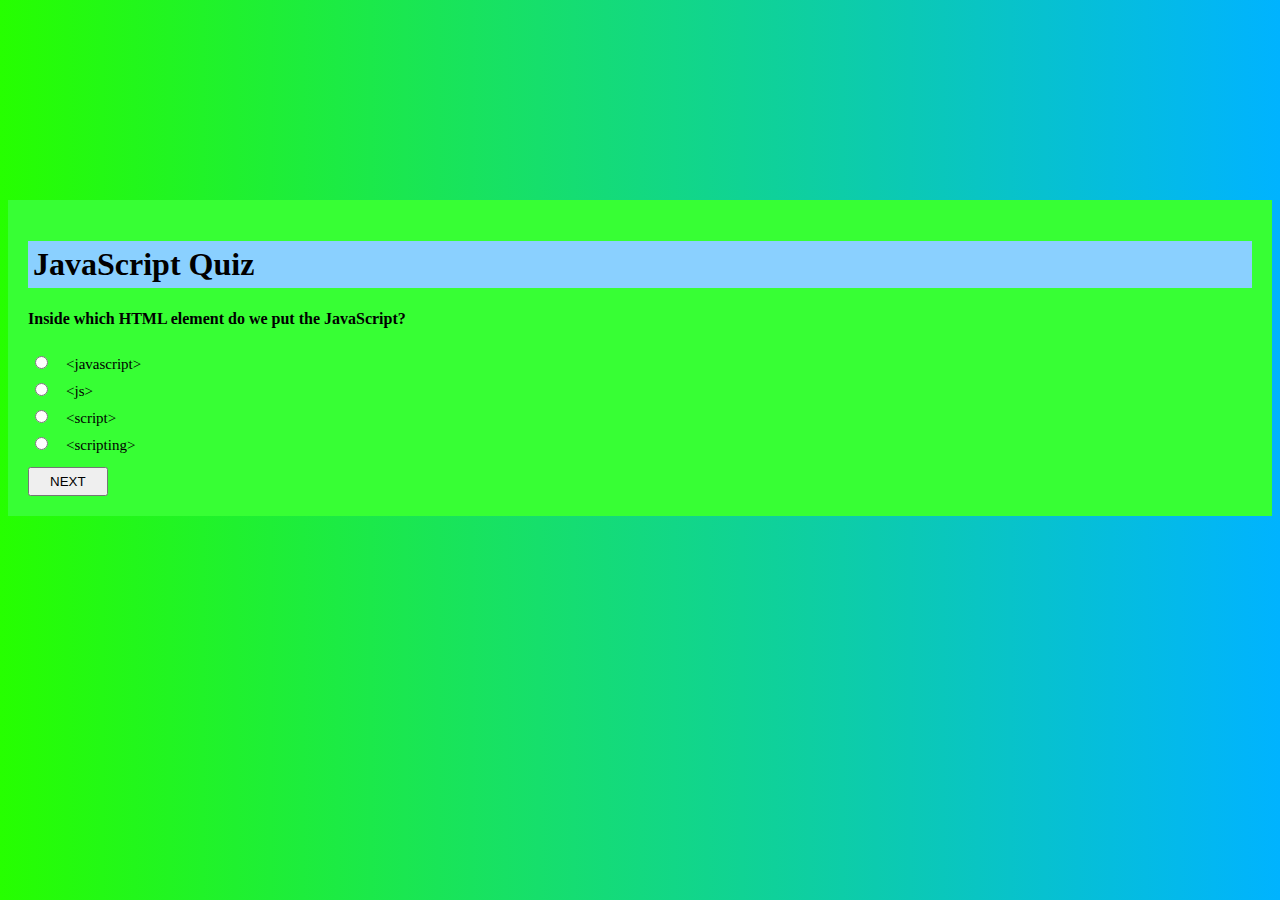
<file: Javascript-Quiz-main/index.html>
<!DOCTYPE html>
<html lang="en">
  <head>
    <!-- Required meta tags -->
    <meta charset="utf-8" />
    <meta name="viewport" content="width=device-width, initial-scale=1" />

    <!-- Custom CSS -->
    <link rel="stylesheet" href="style.css" />


    <!-- Bootstrap CSS -->
    <link
      href="https://cdn.jsdelivr.net/npm/bootstrap@5.0.2/dist/css/bootstrap.min.css"
      rel="stylesheet"
      integrity="sha384-EVSTQN3/azprG1Anm3QDgpJLIm9Nao0Yz1ztcQTwFspd3yD65VohhpuuCOmLASjC"
      crossorigin="anonymous"
    />

    <!-- fontawesome cdn -->
    <link rel="stylesheet" href="https://cdnjs.cloudflare.com/ajax/libs/font-awesome/6.1.1/css/all.min.css" integrity="sha512-KfkfwYDsLkIlwQp6LFnl8zNdLGxu9YAA1QvwINks4PhcElQSvqcyVLLD9aMhXd13uQjoXtEKNosOWaZqXgel0g==" crossorigin="anonymous" referrerpolicy="no-referrer" />

    <title>JavaScript Quiz</title>
  </head>
  <body>
   
    <div class="container">
      <div class="row justify-content-center">
        <div class="col-7 mainbox shadow-lg bg-body rounded">
          <h1 class="text-center">JavaScript Quiz</h1>

          <div id="quizdiv">

            <h4 id="question" class="my-3">Question</h4>

            <li>
              <input type="radio" class="options" id="optionA" name="options">
              <label for="optionA" id="optionAValue">Option A</label>
            </li>

            <li>
              <input type="radio" class="options" id="optionB" name="options">
              <label for="optionB" id="optionBValue">Option B</label>
            </li>

            <li>
              <input type="radio" class="options" id="optionC" name="options">
              <label for="optionC" id="optionCValue">Option C</label>
            </li>

            <li>
              <input type="radio" class="options" id="optionD" name="options">
              <label for="optionD" id="optionDValue">Option D</label>
            </li>

            <button id="submitbtn" class="btn btn-primary">NEXT</button>
          </div>

        </div>
      </div>
    </div>

    <script
      src="https://cdn.jsdelivr.net/npm/bootstrap@5.0.2/dist/js/bootstrap.bundle.min.js"
      integrity="sha384-MrcW6ZMFYlzcLA8Nl+NtUVF0sA7MsXsP1UyJoMp4YLEuNSfAP+JcXn/tWtIaxVXM"
      crossorigin="anonymous"
    ></script>

    <!-- Custom JavaScript -->
    <script src="index.js"></script>

    <!-- jqeury cdn -->
    <script src="https://ajax.googleapis.com/ajax/libs/jquery/3.6.0/jquery.min.js"></script>
    
  </body>
</html>
</file>
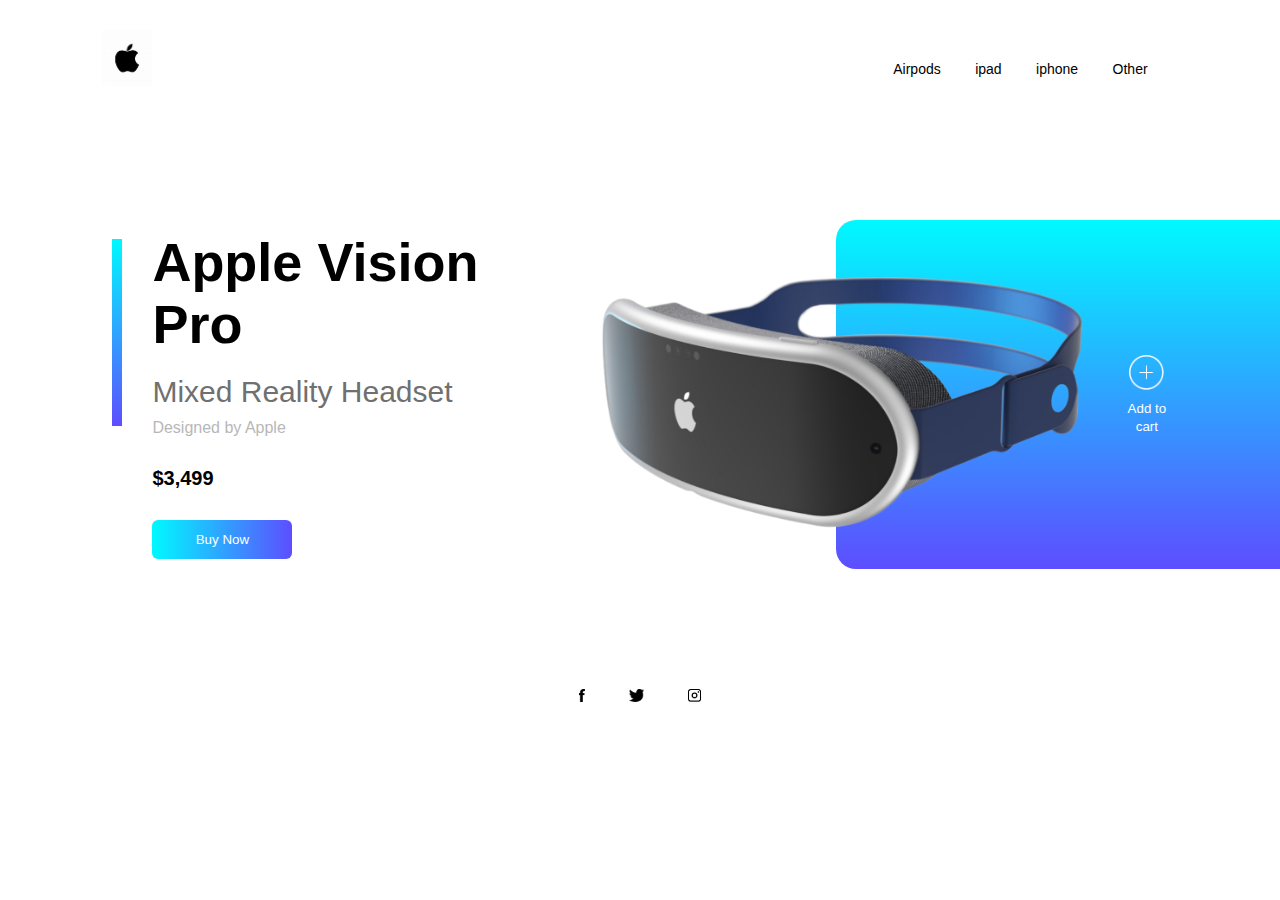
<file: Landing_Page/index.html>
<!DOCTYPE html>
<html lang="en">
<head>
	<meta charset="utf-8">
	<meta name="viewport" content="width=device-width, initial-scale=1.0">
	<link rel="stylesheet" type="text/css" href="assets/css/style.css">
	<title>Apple</title>
	<link rel="icon" type="image/x-icon" href="assets/img/apple.jpeg">
</head>
<body>
	<div class="container">
		<div class="navbar">
			<a href="index.html"><img src="assets/img/apple.jpeg" class="logo"></a>
			<nav>
				<ul id="menuList">
					<li><a href="airpod.html">Airpods</a></li>
					<li><a href="ipod.html">ipad</a></li>
					<li><a href="iphone.html">iphone</a></li>
					<li><a href="index.html">Other</a></li>
					<!-- <li><a href="pencil.html">Other</a></li> -->
				</ul>
			</nav>
			<img src="assets/img/menu.png" class="menu-icon" onclick="togglemenu()">
		</div>
	

	<div class="row">
		<div class="col-1">
			<h2>Apple Vision<br>Pro</h2>
			<h3>Mixed Reality Headset</h3>
			<p>Designed by Apple</p>
			<h4>$3,499</h4>
			<button onclick="fun()" type="button">Buy Now<img src="assets/img/arrow.png"></button>
		</div>

		<div class="col-2">
			<img src="assets/img/VISION.png" class="controller">
			<div class="color-box"></div>
			<div class="add-btn">
				<img src="assets/img/add.png">
				<p><small>Add to cart</small></p>
			</div>
		</div>
	</div>

		<div class="social-links">
			<a href="https://www.facebook.com/shyamji.gupta.9400984/"><img  src="assets/img/fb.png"></a>
			<a href="https://twitter.com/shyamjizoyo"><img src="assets/img/tw.png"></a>
			<a href="https://www.instagram.com/shyamjizoyo/"><img src="assets/img/ig.png"></a>
		</div>
	</div>

	<script type="text/javascript">

		let menuList = document.getElementById("menuList");

		menuList.style.maxHeight = "0px";

		function togglemenu(){
			if (menuList.style.maxHeight == "0px") {
				menuList.style.maxHeight = "130px";
			}else {
				menuList.style.maxHeight = "0px";
			}
		}

function fun() {
  alert("Tera Ghar Isme Chala Jainga ");
}


	</script>	
</body>
</html>
</file>
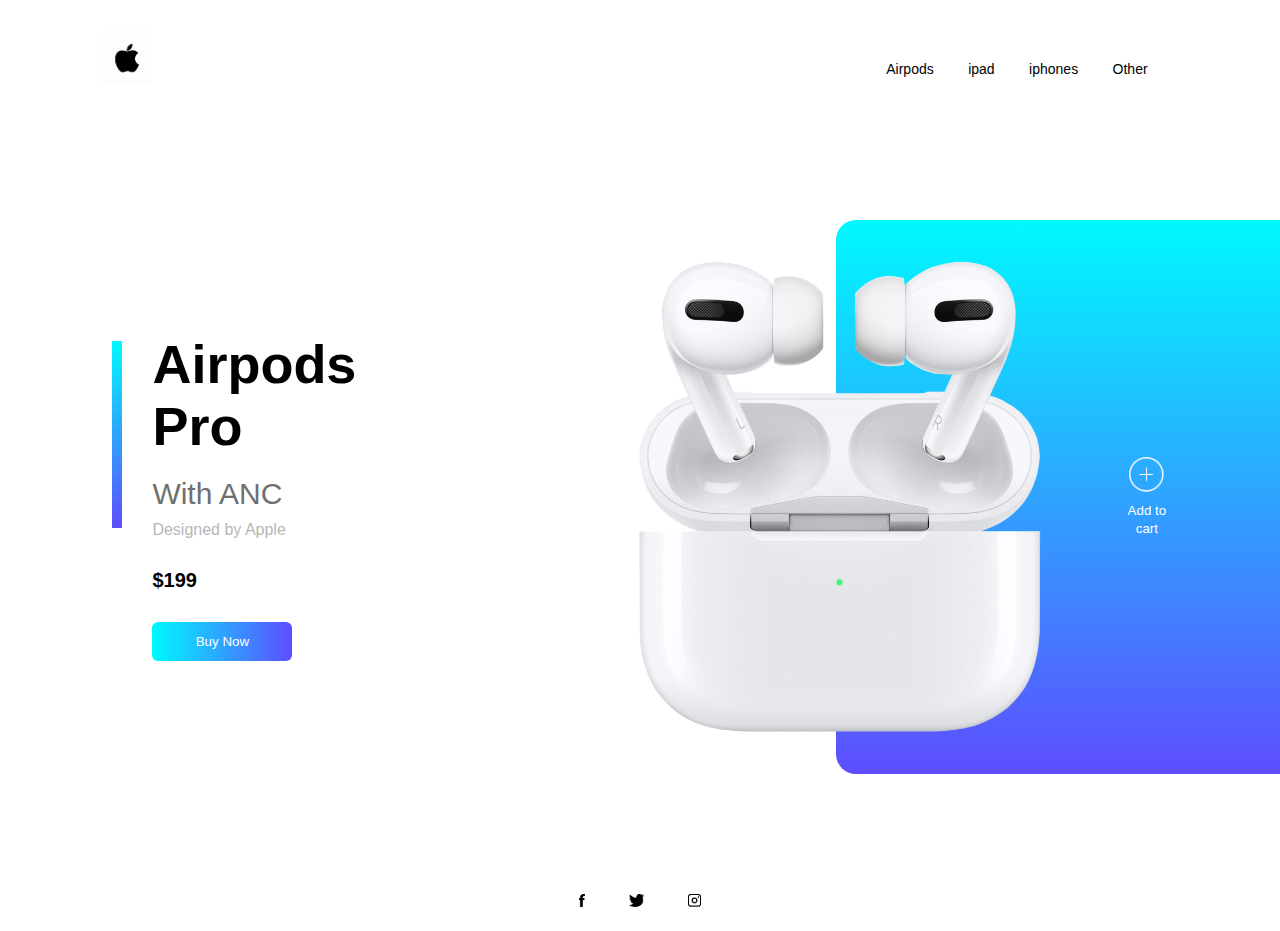
<file: Landing_Page/airpod.html>
<!DOCTYPE html>
<html lang="en">
<head>
	<meta charset="utf-8">
	<meta name="viewport" content="width=device-width, initial-scale=1.0">
	<link rel="stylesheet" type="text/css" href="assets/css/style.css">
	<title>Apple</title>
	<link rel="icon" type="image/x-icon" href="assets/img/apple.jpeg">
</head>
<body>
	<div class="container">
		<div class="navbar">
			<a href="index.html"><img src="assets/img/apple.jpeg" class="logo"></a>
			<nav>
				<ul id="menuList">
					<li><a href="airpod.html">Airpods</a></li>
					<li><a href="ipod.html">ipad</a></li>
					<li><a href="iphone.html">iphones</a></li>
					<li><a href="index.html">Other</a></li>
				</ul>
			</nav>
			<img src="assets/img/menu.png" class="menu-icon" onclick="togglemenu()">
		</div>
	

	<div class="row">
		<div class="col-1">
			<h2>Airpods<br>Pro</h2>
			<h3>With ANC</h3>
			<p>Designed by Apple</p>
			<h4>$199</h4>
			<button type="button">Buy Now<img src="assets/img/arrow.png"></button>
		</div>

		<div class="col-2">
			<img src="assets/img/1 (3).png" class="controller">
			<div class="color-box"></div>
			<div class="add-btn">
				<img src="assets/img/add.png">
				<p><small>Add to cart</small></p>
			</div>
		</div>
	</div>

		<div class="social-links">
			<a href="https://www.facebook.com/shyamji.gupta.9400984/"><img  src="assets/img/fb.png"></a>
			<a href="https://twitter.com/shyamjizoyo"><img src="assets/img/tw.png"></a>
			<a href="https://www.instagram.com/shyamjizoyo/"><img src="assets/img/ig.png"></a>
		</div>
	</div>

	<script type="text/javascript">

		let menuList = document.getElementById("menuList");

		menuList.style.maxHeight = "0px";

		function togglemenu(){
			if (menuList.style.maxHeight == "0px") {
				menuList.style.maxHeight = "130px";
			}else {
				menuList.style.maxHeight = "0px";
			}
		}

	</script>	
</body>
</html>
</file>
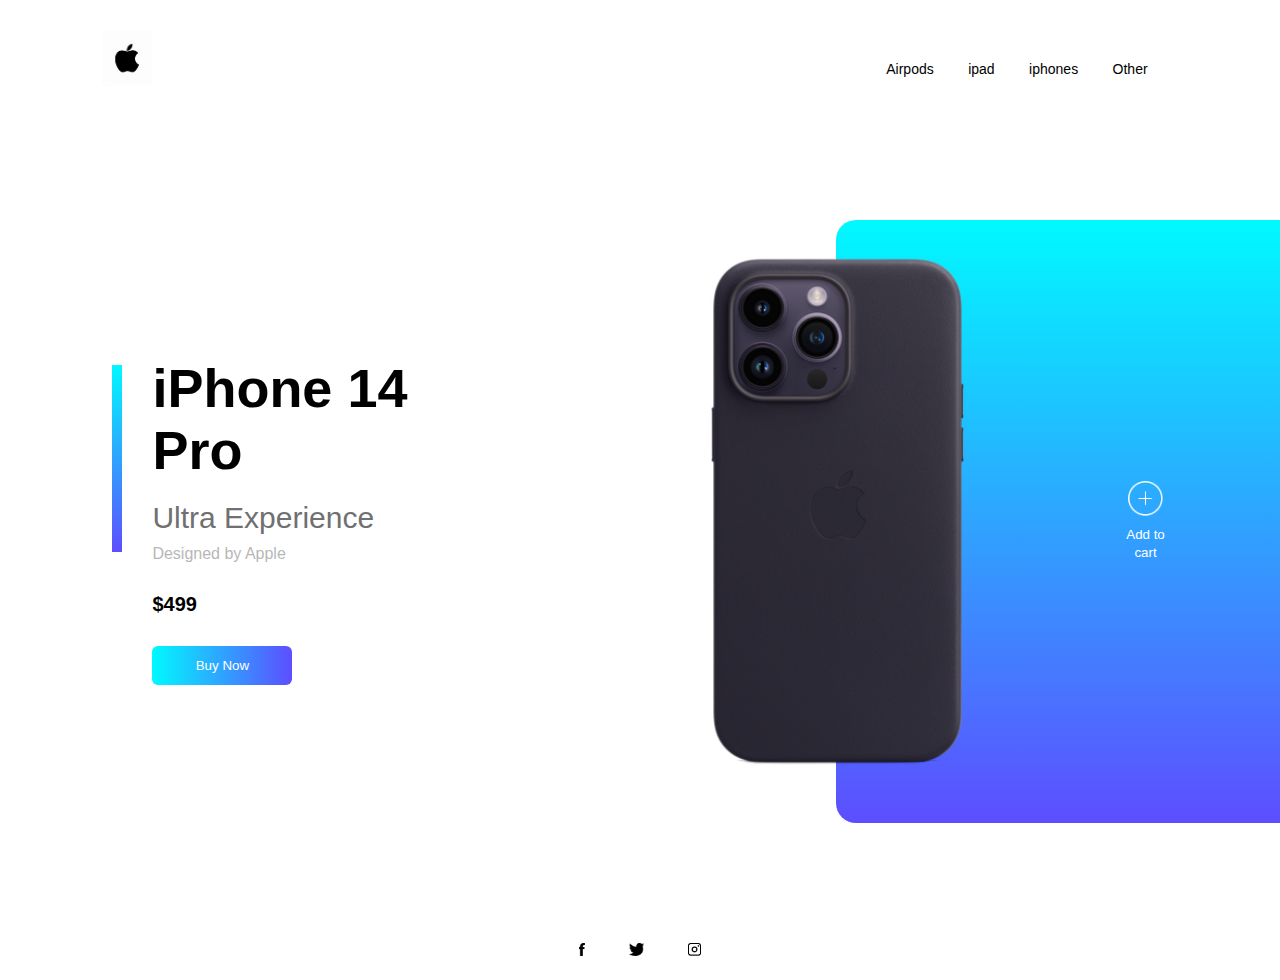
<file: Landing_Page/iphone.html>
<!DOCTYPE html>
<html lang="en">
<head>
	<meta charset="utf-8">
	<meta name="viewport" content="width=device-width, initial-scale=1.0">
	<link rel="stylesheet" type="text/css" href="assets/css/style.css">
	<title>Apple</title>
	<link rel="icon" type="image/x-icon" href="assets/img/apple.jpeg">
</head>
<body>
	<div class="container">
		<div class="navbar">
			<a href="index.html"><img src="assets/img/apple.jpeg" class="logo"></a>
			<nav>
				<ul id="menuList">
					<li><a href="airpod.html">Airpods</a></li>
					<li><a href="ipod.html">ipad</a></li>
					<li><a href="iphone.html">iphones</a></li>
					<li><a href="index.html">Other</a></li>
				</ul>
			</nav>
			<img src="assets/img/menu.png" class="menu-icon" onclick="togglemenu()">
		</div>
	

	<div class="row">
		<div class="col-1">
			<h2>iPhone 14<br>Pro</h2>
			<h3>Ultra Experience</h3>
			<p>Designed by Apple</p>
			<h4>$499</h4>
			<button type="button">Buy Now<img src="assets/img/arrow.png"></button>
		</div>

		<div class="col-2">
			<img src="assets/img/1 (4).png" class="controller">
			<div class="color-box"></div>
			<div class="add-btn">
				<img src="assets/img/add.png">
				<p><small>Add to cart</small></p>
			</div>
		</div>
	</div>

		<div class="social-links">
			<a href="https://www.facebook.com/shyamji.gupta.9400984/"><img  src="assets/img/fb.png"></a>
			<a href="https://twitter.com/shyamjizoyo"><img src="assets/img/tw.png"></a>
			<a href="https://www.instagram.com/shyamjizoyo/"><img src="assets/img/ig.png"></a>
		</div>
	</div>

	<script type="text/javascript">

		let menuList = document.getElementById("menuList");

		menuList.style.maxHeight = "0px";

		function togglemenu(){
			if (menuList.style.maxHeight == "0px") {
				menuList.style.maxHeight = "130px";
			}else {
				menuList.style.maxHeight = "0px";
			}
		}

	</script>	
</body>
</html>
</file>
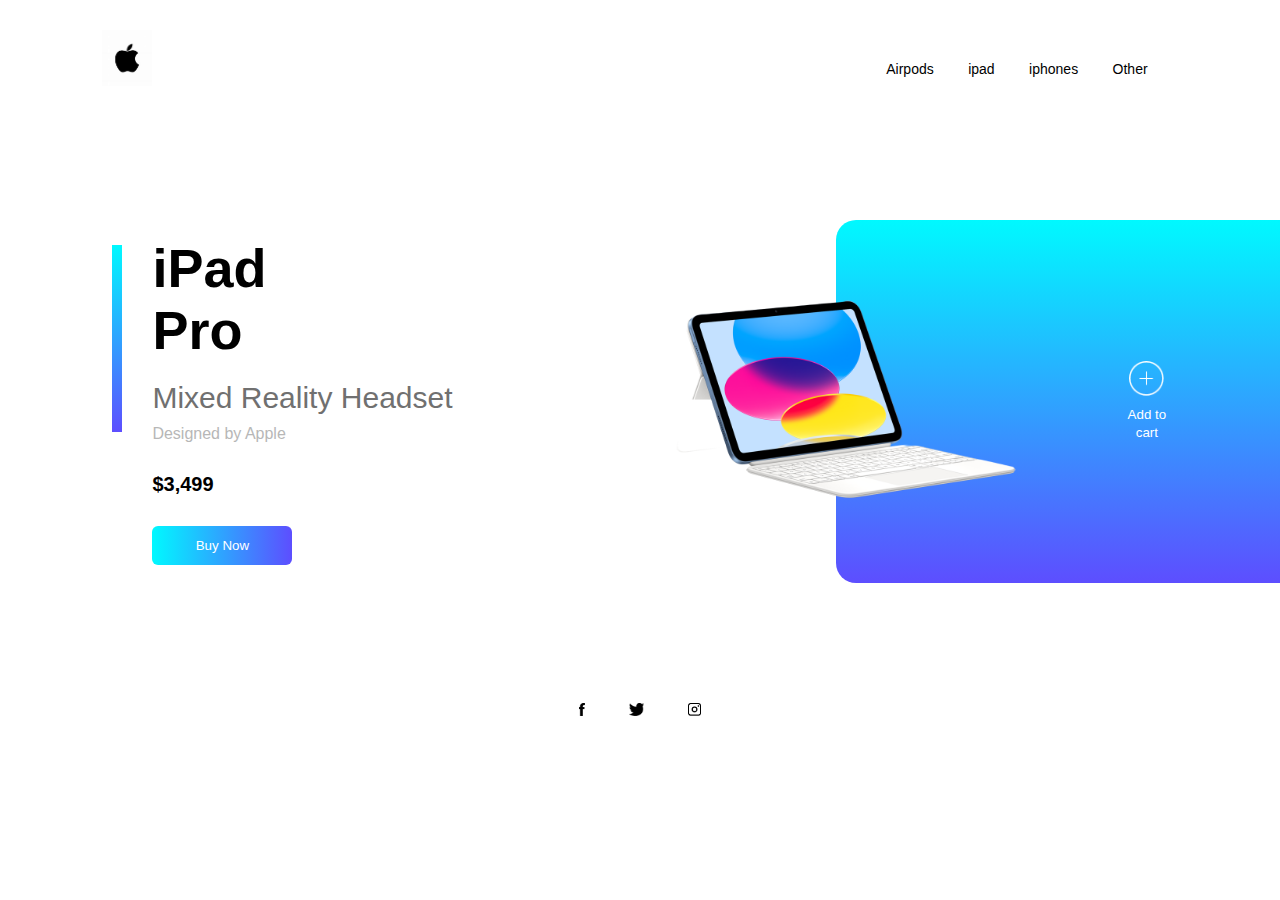
<file: Landing_Page/ipod.html>
<!DOCTYPE html>
<html lang="en">
<head>
	<meta charset="utf-8">
	<meta name="viewport" content="width=device-width, initial-scale=1.0">
	<link rel="stylesheet" type="text/css" href="assets/css/style.css">
	<title>Apple</title>
	<link rel="icon" type="image/x-icon" href="assets/img/apple.jpeg">
</head>
<body>
	<div class="container">
		<div class="navbar">
			<a href="index.html"><img src="assets/img/apple.jpeg" class="logo"></a>
			<nav>
				<ul id="menuList">
					<li><a href="airpod.html">Airpods</a></li>
					<li><a href="ipod.html">ipad</a></li>
					<li><a href="iphone.html">iphones</a></li>
					<li><a href="index.html">Other</a></li>
				</ul>
			</nav>
			<img src="assets/img/menu.png" class="menu-icon" onclick="togglemenu()">
		</div>
	

	<div class="row">
		<div class="col-1">
			<h2>iPad<br>Pro</h2>
			<h3>Mixed Reality Headset</h3>
			<p>Designed by Apple</p>
			<h4>$3,499</h4>
			<button type="button">Buy Now<img src="assets/img/arrow.png"></button>
		</div>

		<div class="col-2">
			<img src="assets/img/1 (1).png" class="controller">
			<div class="color-box"></div>
			<div class="add-btn">
				<img src="assets/img/add.png">
				<p><small>Add to cart</small></p>
			</div>
		</div>
	</div>

		<div class="social-links">
			<a href="https://www.facebook.com/shyamji.gupta.9400984/"><img  src="assets/img/fb.png"></a>
			<a href="https://twitter.com/shyamjizoyo"><img src="assets/img/tw.png"></a>
			<a href="https://www.instagram.com/shyamjizoyo/"><img src="assets/img/ig.png"></a>
		</div>
	</div>

	<script type="text/javascript">

		let menuList = document.getElementById("menuList");

		menuList.style.maxHeight = "0px";

		function togglemenu(){
			if (menuList.style.maxHeight == "0px") {
				menuList.style.maxHeight = "130px";
			}else {
				menuList.style.maxHeight = "0px";
			}
		}

	</script>	
</body>
</html>
</file>
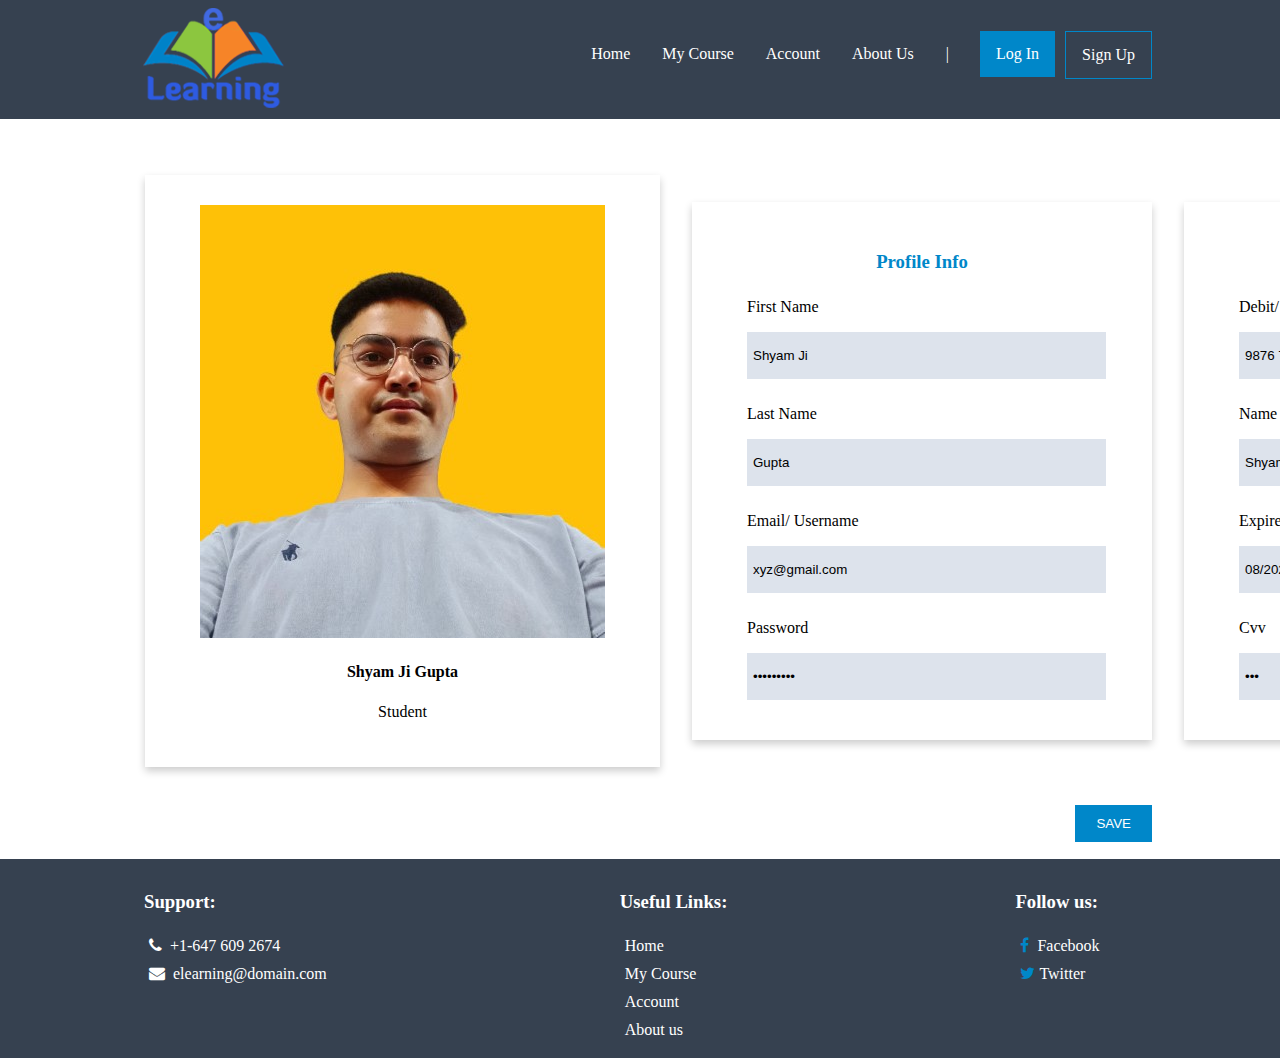
<file: E-LearningPortal/HTML/AccountPage.html>
<!DOCTYPE html>
<html>
	<head>
		<title>About Us</title>
		<link rel="stylesheet" type="text/css" href="../CSS/HomePage.css">
		<link rel="stylesheet" type="text/css" href="../CSS/LoginPage.css">
		<link rel="stylesheet" type="text/css" href="../CSS/AccountPage.css">
		<link rel="stylesheet" href="https://cdnjs.cloudflare.com/ajax/libs/font-awesome/4.7.0/css/font-awesome.min.css">
	</head>
	<body>		
		<div class="nav-bar">
			<a href="HomePage.html" class="logo">
				<img src="../Image/logoo.png" />
			</a>
			<ul style="margin-top: 3%;">					
				<li><a href="HomePage.html">Home</a></li>
				<li>
					<a href="MyCoursePage.html">My Course</a>
				</li>
				<li><a href="AccountPage.html">Account</a></li>
				<li><a href="AboutUsPage.html">About Us</a></li>
				<li><a href="#">|</a></li>
				<li><a href="LoginPage.html" class="login">Log In</a></li>
				<li><a href="SignUpPage.html" class="signup">Sign Up</a></li>
			</ul>			
		</div>
		
		<div class="page-container">
			
			<br>
			<br>
			<br>
			<form action="HomePage.html">
				<div class="container">
				
					<table>
						<tr>
							<td>
								<div class="profile-card1">
									<div class="profile-card-content1">
										<img src="../Image/e.jpg">
								  
										<h4><b>Shyam Ji Gupta</b></h4> 
										<p>Student</p> 
								  </div>
								</div>							
							</td>
							<td>
								<div class="profile-card2">
									<div class="profile-card-content2">
										<h3 class="form-title" style="text-align:center">Profile Info</h3>
										<p>First Name</p>
										<input class="form-control" type="text" value="Shyam Ji" name="firstName">
										<p>Last Name</p>
										<input class="form-control" type="text" value="Gupta" name="lastName">
										<p>Email/ Username</p>
										<input class="form-control" type="email" value="xyz@gmail.com" name="email">
										<p>Password</p>
										<input class="form-control" type="password" value="123456789" name="password">									
									</div>
								</div>	
							</td>
							<td>
								<div class="profile-card3">
									<div class="profile-card-content3">
										<h3 class="form-title" style="text-align:center">Payment Info</h3>
										<p>Debit/ Credit Card Number</p>
										<input class="form-control" type="text" value="9876 7896 0900 7677" name="firstName">
										<p>Name</p>
										<input class="form-control" type="text" value="Shyam Ji Gupta" name="lastName">
										<p>Expire Date</p>
										<input class="form-control" type="text" value="08/2024" name="email">
										<p>Cvv</p>
										<input class="form-control" type="password" value="234" name="password">									
									</div>
								</div>	
							</td>
						</tr>
					</table>
					<br>
					<br>
					<button class="btn-blue" style="float:right">SAVE</button>
					
				</div>
			</form>
			<br>
			<br>
			<br>
		</div>
		
		<div class="footer">
			<div class="footer-col1">
				<h3>Support:</h3>
				<a href="#phone"><i class="fa fa-phone"></i>&nbsp;&nbsp;+1-647 609 2674</a>
				<a href="#email"><i class="fa fa-envelope"></i>&nbsp;&nbsp;elearning@domain.com</a>				
			</div>				
			<div class="footer-col2">
				<h3>Useful Links:</h3>
				<a href="HomePage.html">Home</a>
				<a href="MyCoursePage.html">My Course</a>
				<a href="AccountPage.html">Account</a>
				<a href="AboutUsPage.html">About us</a>
			</div>				
			<div class="footer-col3">
				<h3>Follow us:</h3>
				<a href="https://www.facebook.com/"><i class="fa fa-facebook-f" style="color: rgb(0,135,201);"></i>&nbsp;&nbsp;Facebook</a>
				<a href="https://twitter.com/?lang=en"><i class="fa fa-twitter" style="color: rgb(0,135,201);"></i>&nbsp;Twitter</a>
			</div>				
		</div>
	</body>
</html>
</file>
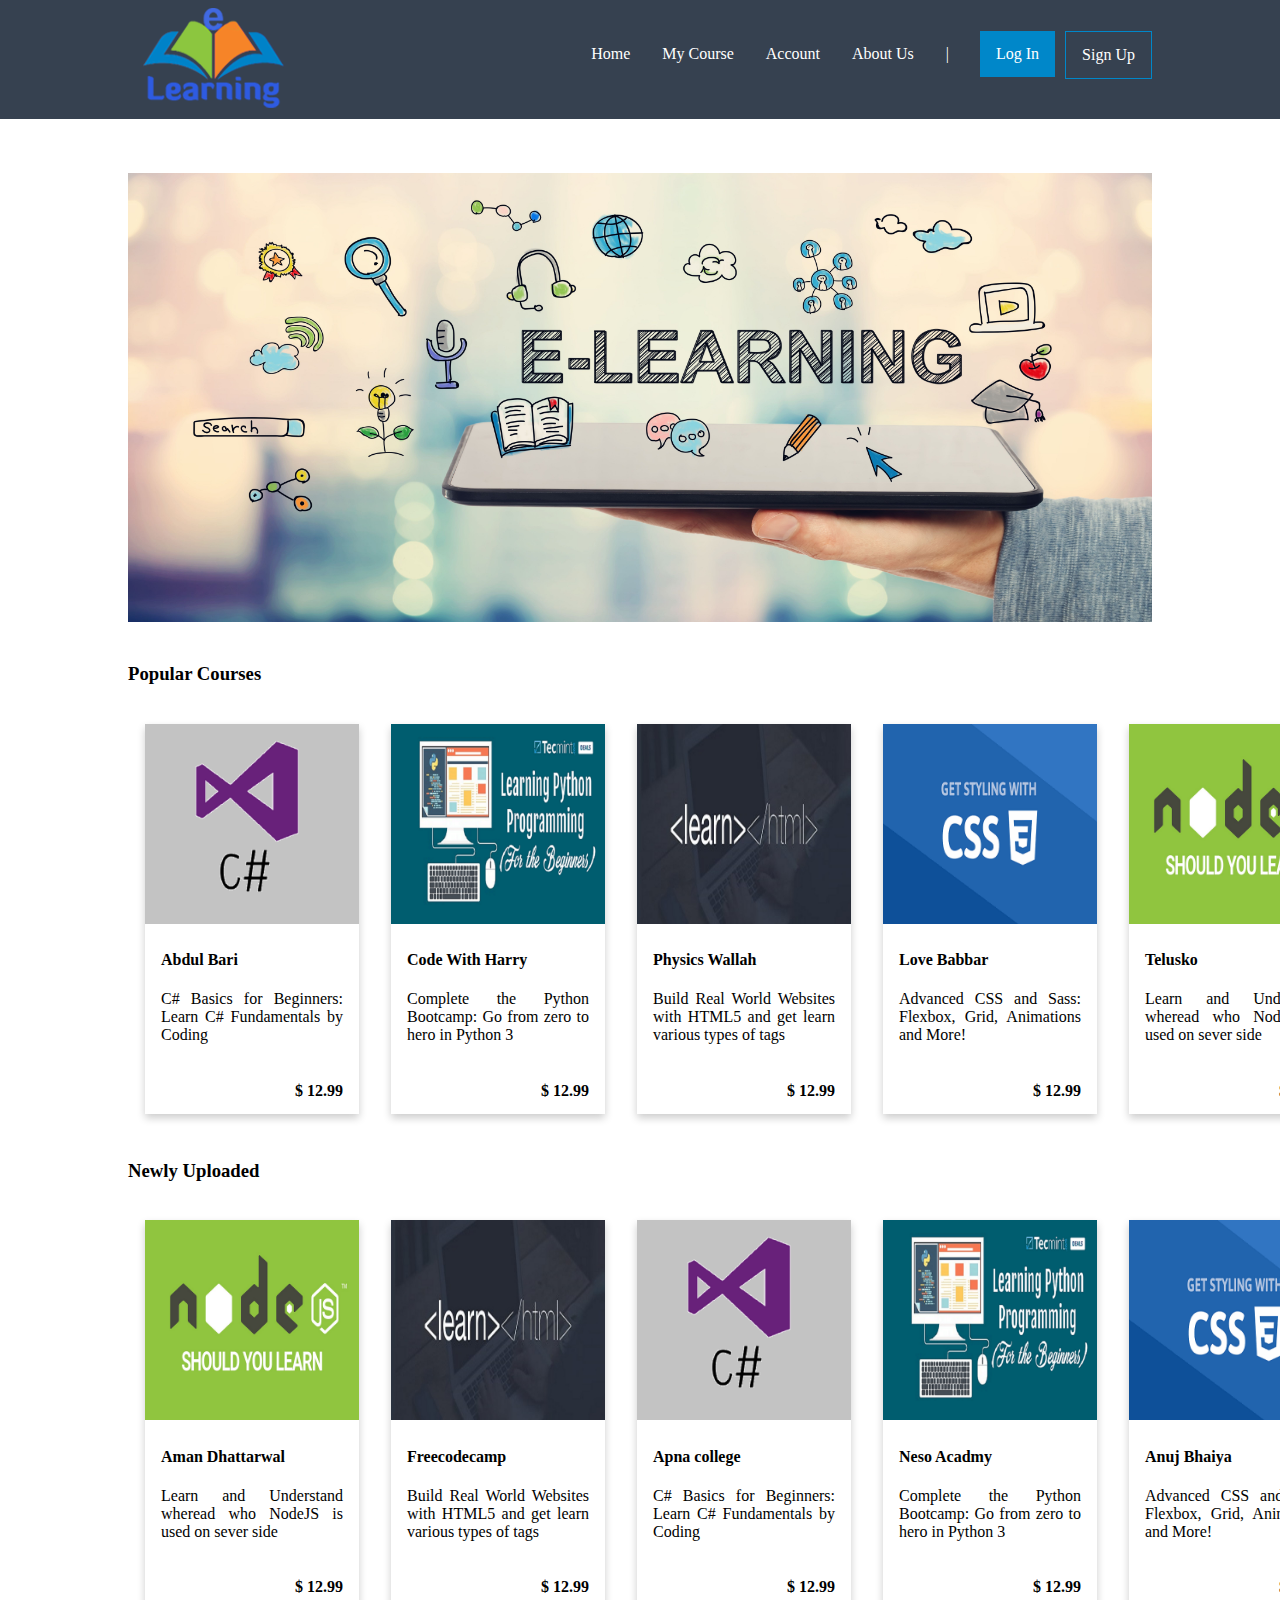
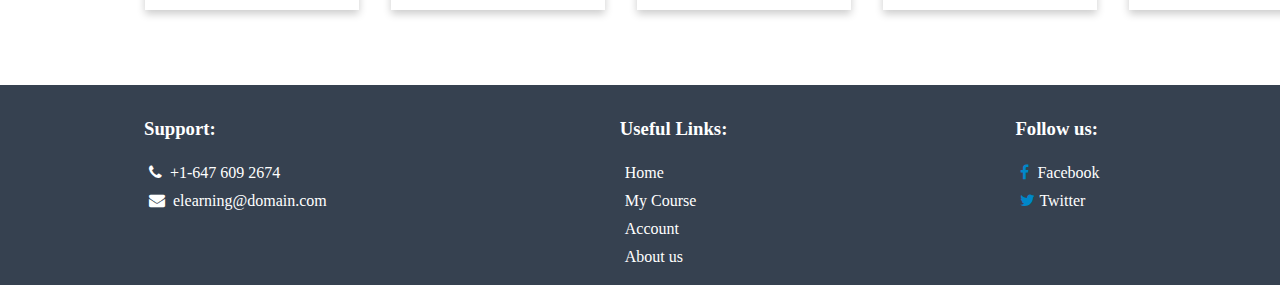
<file: E-LearningPortal/HTML/HomePage.html>
<!DOCTYPE html>
<html>
	<head>
		<title>Online Learning - Learn anything that you want</title>
		<link rel="stylesheet" type="text/css" href="../CSS/HomePage.css">
		<link rel="stylesheet" type="text/css" href="../CSS/LoginPage.css">
		<link rel="stylesheet" href="https://cdnjs.cloudflare.com/ajax/libs/font-awesome/4.7.0/css/font-awesome.min.css">
	</head>
	<body>
		<!-- registration -->
		<!-- login -->
		<!-- main page -->
		<!-- payment -->
		<!-- mycourse -->
		<!-- contact -->
		
		<div class="nav-bar">
			<a href="HomePage.html" class="logo">
				<img src="../Image/logoo.png" />
			</a>
			<ul class="col-md-6" style="margin-top: 3%;">					
				<li><a href="HomePage.html" class="active">Home</a></li>
				<li>
					<a href="MyCoursePage.html">My Course</a>
				</li>
				<li><a href="AccountPage.html">Account</a></li>
				<li><a href="AboutUsPage.html">About Us</a></li>
				<li><a href="#">|</a></li>
				<li><a href="LoginPage.html" class="login">Log In</a></li>
				<li><a href="SignUpPage.html" class="signup">Sign Up</a></li>
			</ul>			
		</div>
		
		<div class="page-container">
			<br><br>
			<br>
			<div class="container">
				<div>
					<img src="../Image/a.jpg" class="themeImage"/>
				</div>
				<br>
				<!-- content -->
				<div style="margin-bottom: 30px;">
					<h3>Popular Courses</h3>
					<br>
					<table>
						<tr>
							<td>
								<div class="card">
								  <img src="../Image/csharp.png" class="course-image">
								  <div class="card-content">
									<h4><b>Abdul Bari</b></h4> 
									<p>C# Basics for Beginners: Learn C# Fundamentals by Coding</p>
									<h4 style="float: right;">$ 12.99</h4>									
								  </div>
								</div>
							</td>
							<td>
								<div class="card">
								  <img src="../Image/python.png" class="course-image">
								  <div class="card-content">
									<h4><b>Code With Harry</b></h4> 
									<p>Complete the Python Bootcamp: Go from zero to hero in Python 3</p> 
									<h4 style="float: right;">$ 12.99</h4>
								  </div>
								</div>
							</td>
							<td>
								<div class="card">
								  <img src="../Image/html.png" class="course-image">
								  <div class="card-content">
									<h4><b>Physics Wallah</b></h4> 
									<p>Build Real World Websites with HTML5 and get learn various types of tags</p> 
									<h4 style="float: right;">$ 12.99</h4>
								  </div>
								</div>
							</td>
							<td>
								<div class="card">
								  <img src="../Image/css.png" class="course-image">
								  <div class="card-content">
									<h4><b>Love Babbar</b></h4> 
									<p>Advanced CSS and Sass: Flexbox, Grid, Animations and More!</p> 
									<h4 style="float: right;">$ 12.99</h4>
								  </div>
								</div>
							</td>
							<td>
								<div class="card">
								  <img src="../Image/nodejs.png" class="course-image">
								  <div class="card-content">
									<h4><b>Telusko</b></h4> 
									<p>Learn and Understand wheread who NodeJS is used on sever side</p> 
									<h4 style="float: right;">$ 12.99</h4>
								  </div>
								  
								</div>
							</td>
						</tr>
					</table>
					<br>
					<h3>Newly Uploaded</h3>
					<br>
					<table>
						<tr>
							<td>
								<div class="card">
								  <img src="../Image/nodejs.png" class="course-image">
								  <div class="card-content">
									<h4><b>Aman Dhattarwal</b></h4> 
									<p>Learn and Understand wheread who NodeJS is used on sever side</p> 
									<h4 style="float: right;">$ 12.99</h4>
								  </div>
								</div>
							</td>
							<td>
								<div class="card">
								  <img src="../Image/html.png" class="course-image">
								  <div class="card-content">
									<h4><b>Freecodecamp</b></h4> 
									<p>Build Real World Websites with HTML5 and get learn various types of tags</p> 
									<h4 style="float: right;">$ 12.99</h4>
								  </div>
								</div>
							</td>
							<td>
								<div class="card">
								  <img src="../Image/csharp.png" class="course-image">
								  <div class="card-content">
									<h4><b>Apna college</b></h4> 
									<p>C# Basics for Beginners: Learn C# Fundamentals by Coding</p> 
									<h4 style="float: right;">$ 12.99</h4>
								  </div>
								</div>
							</td>
							<td>
								<div class="card">
								  <img src="../Image/python.png" class="course-image">
								  <div class="card-content">
									<h4><b>Neso Acadmy</b></h4> 
									<p>Complete the Python Bootcamp: Go from zero to hero in Python 3</p> 
									<h4 style="float: right;">$ 12.99</h4>
								  </div>
								</div>
							</td>
							<td>
								<div class="card">
								  <img src="../Image/css.png" class="course-image">
								  <div class="card-content">
									<h4><b>Anuj Bhaiya</b></h4> 
									<p>Advanced CSS and Sass: Flexbox, Grid, Animations and More!</p> 
									<h4 style="float: right;">$ 12.99</h4>
								  </div>
								</div>
							</td>
						</tr>
					</table>
					
				</div>
			</div>			
		</div>
		<br><br>
		<div class="footer">
			<div class="footer-col1">
				<h3>Support:</h3>
				<a href="#phone"><i class="fa fa-phone"></i>&nbsp;&nbsp;+1-647 609 2674</a>
				<a href="#email"><i class="fa fa-envelope"></i>&nbsp;&nbsp;elearning@domain.com</a>				
			</div>				
			<div class="footer-col2">
				<h3>Useful Links:</h3>
				<a href="HomePage.html">Home</a>
				<a href="MyCoursePage.html">My Course</a>
				<a href="AccountPage.html">Account</a>
				<a href="AboutUsPage.html">About us</a>
			</div>				
			<div class="footer-col3">
				<h3>Follow us:</h3>
				<a href="https://www.facebook.com/"><i class="fa fa-facebook-f" style="color: rgb(0,135,201);"></i>&nbsp;&nbsp;Facebook</a>
				<a href="https://twitter.com/?lang=en"><i class="fa fa-twitter" style="color: rgb(0,135,201);"></i>&nbsp;Twitter</a>
			</div>				
		</div>
	</body>
</html>
</file>
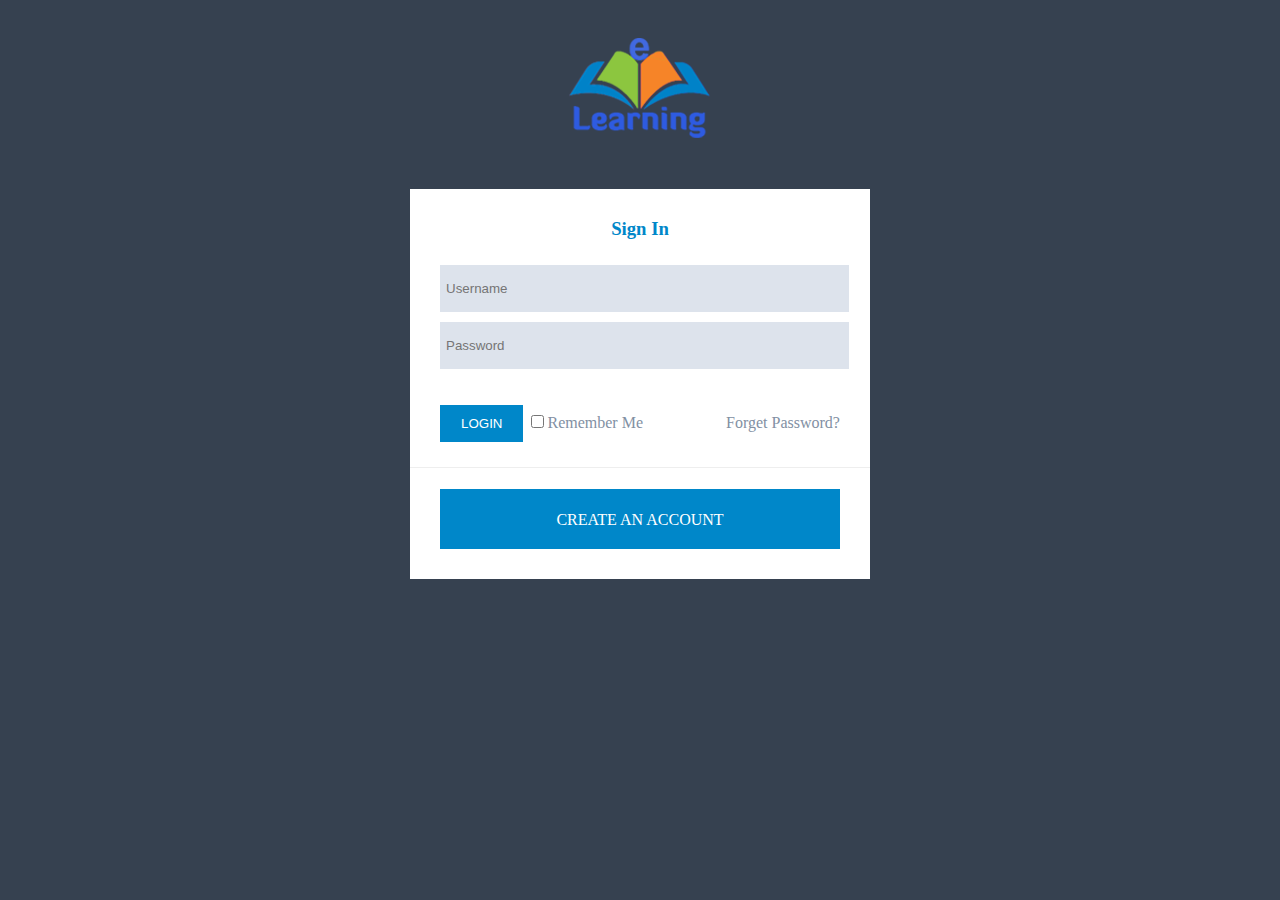
<file: E-LearningPortal/HTML/LoginPage.html>
<!DOCTYPE html>
<html>
	<head>
		<title>Login</title>
		<link rel="stylesheet" type="text/css" href="../CSS/LoginPage.css">
	</head>
	<body class="login">
		<div class="logo">
			<a href="">
				<img src="..\Image\logoo.png"/>
			</a> 
		</div>
		<div class="content">
			<form class="login-form" action="HomePage.html" >
				<h3 class="form-title">Sign In</h3>
				<input class="form-control" type="text" placeholder="Username" name="username">								
				<input class="form-control" type="text" placeholder="Password" name="password">
				<div class="form-actions">
					<button class="btn-blue">LOGIN</button>
					<input type="checkbox" id ="rememberMe" name="rememberMe"><label style="color: #8290a3;" for="rememberMe">Remember Me</label>
					<a class="forget-password" href="#forgetPassword">Forget Password?</a>
					
				</div>
				<div class="create-account">
				<p>
					<a href="SignUpPage.html">CREATE AN ACCOUNT</a>
					</p>
				</div>
			</form>
		</div>
	</body>
</html>
</file>
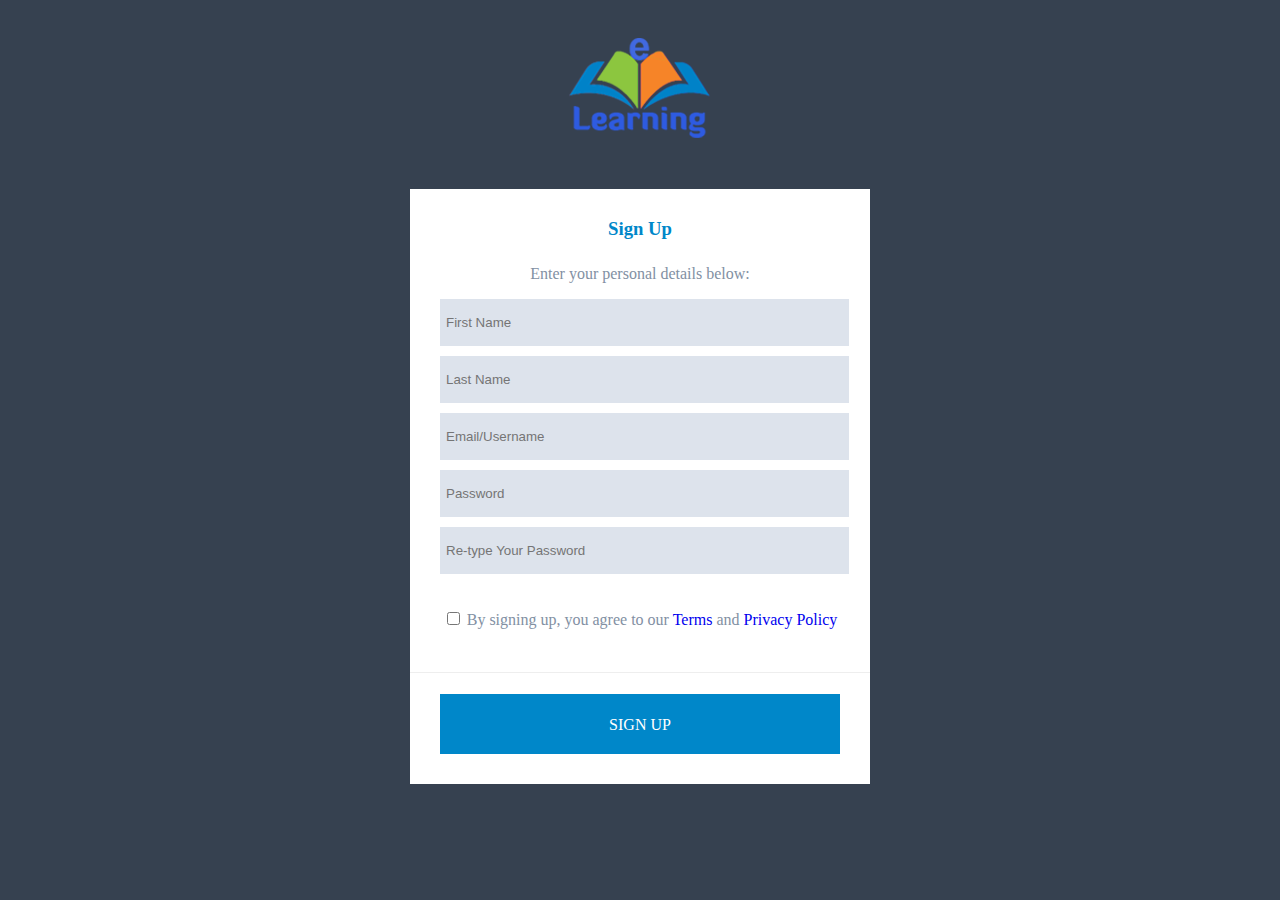
<file: E-LearningPortal/HTML/SignUpPage.html>
<!DOCTYPE html>
<html>
	<head>
		<title>Sign Up</title>
		<link rel="stylesheet" type="text/css" href="../CSS/LoginPage.css">
	</head>
	<body class="login">
		<div class="logo">
			<a href="">
				<img src="..\Image\logoo.png"/>
			</a> 
		</div>
		<div class="content">
			<form class="login-form" action="HomePage.html" >
				<h3 class="form-title">Sign Up</h3>
				<p style="color:#8290a3;">Enter your personal details below:</p>
				<input class="form-control" type="text" placeholder="First Name" name="firstName">								
				<input class="form-control" type="text" placeholder="Last Name" name="lastName">
				<input class="form-control" type="email" placeholder="Email/Username" name="email">
				<input class="form-control" type="password" placeholder="Password" name="password">
				<input class="form-control" type="password" placeholder="Re-type Your Password" name="retypedPassword">
				<div class="form-actions">
					<input type="checkbox" id ="rememberMe" name="rememberMe">
					<label style="color: #8290a3;" for="rememberMe">
						By signing up, you agree to our 
						<span style="color:rgb(0,135,201);">
							<a href="#terms" style="text-decoration:none;">Terms </a>
						</span>
						and
						<span>
						<span style="color:rgb(0,135,201);">
							<a href="#privacyPolicy" style="text-decoration:none;">Privacy Policy &nbsp;</a>
						</span>
					</label>
					<!-- <p style="float:right"> sdsd				s</p> -->
				</div>
				<div class="create-account">
				<p>
					<a href="HomePage.html">SIGN UP</a>
					</p>
				</div>
			</form>
		</div>
	</body>
</html>
</file>
<file: Javascript-Quiz-main/style.css>
body{
    background-image: linear-gradient(to right, #26ff00 0%, #00b3ff 100%);
}

.mainbox{
    margin-top: 200px !important;
    background-color: #37ff34;
    padding: 20px !important;
}

.mainbox h1{
    background-color: #8ad0ff;
    padding: 5px;
}

input,label{
    margin: 7px;
    font-size: 15px;
}

#quizdiv li{
list-style: none;
}

#quizdiv button{
    margin-top: 10px;
    padding: 5px 20px;
}
</file>
<file: Landing_Page/assets/css/style.css>
*{
	margin: 0;
	padding: 0;
	font-family: sans-serif;
}

.container{
	width: 100%;
	min-height: 100vh;
	padding-left: 8%;
	padding-right: 8%;
	box-sizing: border-box;;
	overflow: hidden;
}

.navbar{
	width: 100%;
	display: flex;
	align-items: center;
}

.logo{
	width: 50px;
	cursor: pointer;
	margin: 30px 0;
}

.menu-icon{
	width: 25px;
	cursor: pointer;
	display: none;
}

nav{
	flex: 1;
	text-align: right;
}

nav ul li{
	list-style: none;
	display: inline-block;
	margin-right: 30px;
}

nav ul li a{
	text-decoration: none;
	color: #000;
	font-size: 14px; 
}

nav ul li a:hover{
	color: #00f9ff;
}

.row{
	display: flex;
	justify-content: space-between;
	align-items: center;
	margin: 100px 0;
}

.col-1{
	flex-basis: 40%;
	position: relative;
	margin-left: 50px;
}

.col-1 h2{
	font-size: 54px;
}

.col-1 h3{
	font-size: 30px;
	color: #707070;
	font-weight: 100;
	margin: 20px 0 10px;
}

.col-1 p{
	font-size: 16px;
	color: #b7b7b7;
	font-weight: 100;
}

.col-1 h4{
	margin: 30px 0;
	font-size: 20px;
}

button{
	width: 140px;
	border: 0;
	padding: 12px 10px;
	outline: none;
	color: #fff;
	background: linear-gradient(to right, #00f9ff, #5d4eff);
	border-radius: 6px;
	cursor: pointer;
	transition: width 0.5s;
}

button img{
	width: 30px;
	display: none;
}

button:hover img{
	display: block;
}

button:hover{
	width: 160px;
	display: flex;
	align-items: center;
	justify-content: space-between;
}

.col-1::after{
	content: '';
	width: 10px;
	height: 57%;
	background: linear-gradient(#00f9ff, #5d4eff);
	position: absolute;
	left: -40px;
	top: 8px;
}

.col-2{
	position: relative;
	flex-basis: 60%;
	display: flex;;
	align-items: center;
}

.col-2 .controller{
	width: 90%;
}

.color-box{
	position: absolute;
	right: 0;
	top: 0;
	background: linear-gradient(#00f9ff, #5d4eff);
	border-radius: 20px 0 0 20px;
	height: 100%;
	width: 80%;
	z-index: -1;
	transform: translateX(150px);
}

.add-btn img{
	width: 35px;
	margin-bottom: 5px;
}

.add-btn{
	text-align: center;
	color: #fff;
	cursor: pointer;
}

.social-links img{
	height: 13px; 
	margin: 20px;
	cursor: pointer;
}

.social-links{
	text-align: center;
}

@media only screen and (max-width: 700px){
	
	nav ul{
		width: 100%;
		background: linear-gradient(#00f9ff, #5d4eff);
		position: absolute;
		top: 75px;
		right: 0;
		z-index: 2;
	}

	nav ul li{
		display: block;
		margin-top: 10px;
		margin-bottom: 10px;
	}

	nav ul li a{
		color: #fff
	}

	.menu-icon{
		display: block;
	}

	#menuList{
		overflow: hidden;
		transition: 0.5s;
	}

	.row{
		flex-direction: column-reverse;
		margin: 50px 0;
	}

	.col-2{
		flex-basis: 100%;
		margin-bottom: 50px;
	}

	.col-2 .controller{
		width: 77%;
	}

	.color-box{
		transform: translateX(75px);
	}

	.col-1{
		flex-basis: 100%;
	}

	.col-1 h2{
		font-size: 35px;
	}

	.col-1 h3{
		font-size: 15px;
	}
}
</file>
<file: E-LearningPortal/CSS/HomePage.css>
body{
	margin: 0px;
}
.page-container{
	margin: 0% 10% 0% 10%;
}
.noTextDec{
	text-decoration:none;
}
.nav-bar {
	padding: 0% 10% 0% 10%;
	background-color: #364150;
}
.nav-bar ul {
    list-style-type: none;
	float: right;
}

.nav-bar li {
    float: left;
}

.nav-bar li a {
    display: inline-block;
	color: white;
    text-align: center;
    padding: 14px 16px;
    text-decoration: none;
}

.nav-bar li a:hover {
    color: rgb(0,135,201);
}
.logo {
  height: 70px;
  vertical-align: middle;
}
.login{
	margin-left: 15px;
	float:right;
	color: white!important;
	background-color: rgb(0,135,201)!important;
}
.signup{
	margin-left: 10px;
	float:right;
	border: 1px solid rgb(0,135,201);
}
.themeImage{
	height: 100%; 
	width: 100%; 
	object-fit: contain;
}
td
{
    padding:0 15px 0 15px;
}
.card-group{
	text-align:center;
}
.card {
    box-shadow: 0 4px 8px 0 rgba(0,0,0,0.2);
    transition: 0.3s;
    width:100%;
	height:390px;
	cursor: pointer;
}
.course-image{
	width:214px;
	height: 200px;
}
.card:hover {
    box-shadow: 0 8px 16px 0 rgba(0,0,0,0.2);
}
.card-content {
    padding: 2px 16px;
	text-align: justify;
}

.footer {
	padding: 0% 10% 0% 10%!important;
	background-color: #364150;
	overflow:hidden	
}
.footer div{
	float: left;
    display: block;
    color: white;
    padding: 14px 16px;	
}
.footer-col1 a:hover, .footer-col2 a:hover,.footer-col3 a:hover{
	color: rgb(0,135,201);
}
.footer-col2, .footer-col3{
	margin-left:25%;
}
.footer-col1 a, .footer-col2 a, .footer-col3 a{
	color: white;	
	padding:5px;
	text-align: left;
	display:block;
	text-decoration: none;
}
@media all and (max-width: 767px) {
    .nav-bar {
        padding: 0% 10% 0% 10%;
		background-color: #364150;
		height: 330px;
    }
	.footer-col2, .footer-col3{
	margin-left:0%;
}
}
</file>
<file: E-LearningPortal/CSS/LoginPage.css>
.login{
    background-color: #364150;
}
.logo {
    margin: 30px auto 0;
    text-align: center;
}
.content {
    background-color: #fff;
    width: 400px;
    margin: 40px auto 10px;
    padding: 10px 30px 30px;
    overflow: hidden;
    position: relative;
}
.login-form {
    padding: 0;
    margin: 0;
	text-align: center;
}
.form-title{
	margin-bottom: 25px;
	color: rgb(0,135,201);
}
.form-control {
    background-color: #dde3ec;
    height: 43px;
	padding-left: 5px;
    border: 1px solid #dde3ec;
	width: 100%;
	margin-bottom: 10px;
}
.form-actions {
    border-bottom: 1px solid #eee;
    padding: 25px 30px;
	/* width:100%; */
    margin-left: -30px;
    margin-right: -30px;
	float:left;
}
.btn-blue {
    color: white;
	cursor: pointer;
	background-color: rgb(0,135,201);
	border: 1px solid transparent;
	padding: 10px 20px
}	
.forget-password {    
    padding-left: 79px;
	text-decoration: none;
	color: #8290a3;
    display: inline-block;
    margin-top: 10px;
}
.create-account {
    margin-top: 110px;
    height: 59px;
    padding-top: 1px;
    text-align: center;
    background-color: rgb(0,135,201);
}
.create-account p a {
    color: white;
	text-decoration:none;
}
.login .content .create-account a {
    display: inline-block;
    margin-top: 5px;
}
</file>
<file: E-LearningPortal/CSS/AccountPage.css>
.profile-card1 {
    box-shadow: 0 4px 8px 0 rgba(0,0,0,0.2);
    transition: 0.3s;
    width:100%;
}

.profile-card1:hover {
    box-shadow: 0 8px 16px 0 rgba(0,0,0,0.2);
}
.profile-card-content1 {
    padding: 30px 55px;
	text-align: center;
}
.profile-card2 {
    box-shadow: 0 4px 8px 0 rgba(0,0,0,0.2);
    transition: 0.3s;
    width:460px;
}
.profile-card2:hover {
    box-shadow: 0 8px 16px 0 rgba(0,0,0,0.2);
}
.profile-card-content2 {
    padding: 30px 55px;
	text-align: left;
}
.profile-card3 {
    box-shadow: 0 4px 8px 0 rgba(0,0,0,0.2);
    transition: 0.3s;
    width:460px;
}
.profile-card3:hover {
    box-shadow: 0 8px 16px 0 rgba(0,0,0,0.2);
}
.profile-card-content3 {
    padding: 30px 55px;
	text-align: left;
}
</file>
